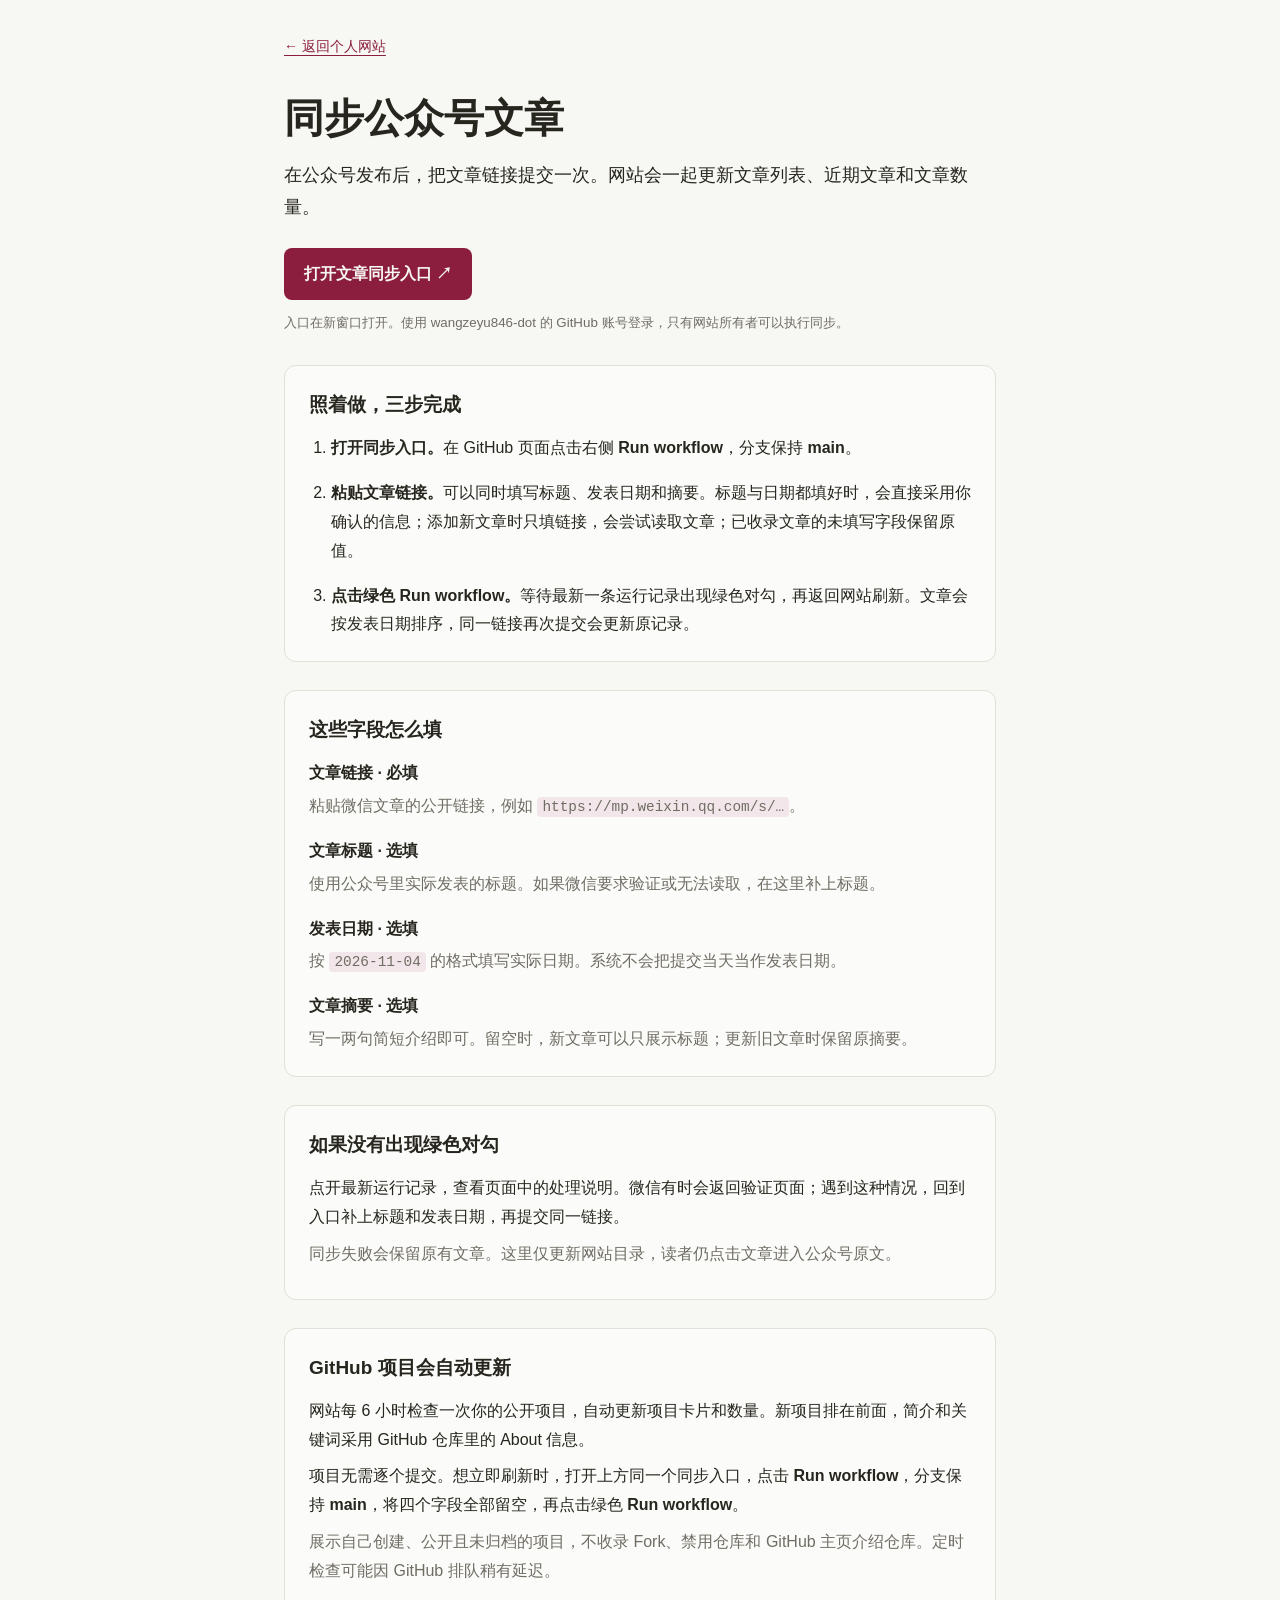
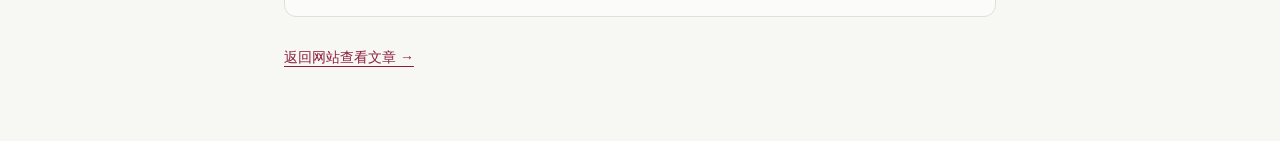
<file: manage.html>
<!doctype html>
<html lang="zh-CN">
<head>
<meta charset="utf-8">
<meta name="viewport" content="width=device-width,initial-scale=1">
<meta name="robots" content="noindex,nofollow">
<title>同步公众号文章 · 汪泽雨</title>
<link rel="icon" href="assets/favicon.svg" type="image/svg+xml">
<style>
:root{color-scheme:light dark;--bg:#f7f7f4;--card:#fbfbf9;--ink:#26251e;--muted:#6f6d64;--line:#e1dfd7;--accent:#8b1e3f;--soft:#f3e6ea}
@media(prefers-color-scheme:dark){:root{--bg:#16150f;--card:#1b1a15;--ink:#edebe3;--muted:#a29f94;--line:#302e27;--accent:#e07a95;--soft:#3a2029}}
*{box-sizing:border-box}body{margin:0;background:var(--bg);color:var(--ink);font:16px/1.8 -apple-system,BlinkMacSystemFont,"PingFang SC","Microsoft YaHei",sans-serif}.wrap{max-width:760px;margin:auto;padding:32px 24px 64px}a{color:var(--accent);text-underline-offset:4px}a:focus-visible{outline:3px solid var(--accent);outline-offset:5px}.back{font-size:14px}h1{font:600 clamp(28px,6vw,40px)/1.3 Georgia,"Songti SC",serif;margin:32px 0 14px}.intro{font-size:18px;margin:0 0 24px}.muted,small{color:var(--muted)}.button{display:inline-block;padding:12px 20px;border-radius:8px;background:var(--accent);color:var(--bg);font-weight:600;text-decoration:none}.card{margin-top:28px;padding:22px 24px;border:1px solid var(--line);border-radius:12px;background:var(--card)}h2{font-size:19px;margin:0 0 12px}ol{padding-left:22px;margin:0}li+li{margin-top:16px}p{margin:8px 0}dl{margin:0}dt{font-weight:600;margin-top:16px}dt:first-child{margin-top:0}dd{margin:4px 0 0;color:var(--muted)}code{font-family:ui-monospace,SFMono-Regular,monospace;font-size:.9em;padding:2px 5px;background:var(--soft);border-radius:4px;overflow-wrap:anywhere}.foot{margin-top:28px;font-size:14px}@media(max-width:480px){.wrap{padding:24px 18px 48px}.card{padding:18px}.button{display:block;text-align:center}}
</style>
</head>
<body><main class="wrap">
<a class="back" href="./">← 返回个人网站</a>
<h1>同步公众号文章</h1>
<p class="intro">在公众号发布后，把文章链接提交一次。网站会一起更新文章列表、近期文章和文章数量。</p>
<p><a class="button" href="https://github.com/wangzeyu846-dot/wangzeyu846-dot.github.io/actions/workflows/sync-article.yml" target="_blank" rel="noopener noreferrer">打开文章同步入口 ↗</a></p>
<p class="muted"><small>入口在新窗口打开。使用 wangzeyu846-dot 的 GitHub 账号登录，只有网站所有者可以执行同步。</small></p>
<section class="card"><h2>照着做，三步完成</h2><ol>
<li><strong>打开同步入口。</strong>在 GitHub 页面点击右侧 <strong>Run workflow</strong>，分支保持 <strong>main</strong>。</li>
<li><strong>粘贴文章链接。</strong>可以同时填写标题、发表日期和摘要。标题与日期都填好时，会直接采用你确认的信息；添加新文章时只填链接，会尝试读取文章；已收录文章的未填写字段保留原值。</li>
<li><strong>点击绿色 Run workflow。</strong>等待最新一条运行记录出现绿色对勾，再返回网站刷新。文章会按发表日期排序，同一链接再次提交会更新原记录。</li>
</ol></section>
<section class="card"><h2>这些字段怎么填</h2><dl>
<dt>文章链接 · 必填</dt><dd>粘贴微信文章的公开链接，例如 <code>https://mp.weixin.qq.com/s/…</code>。</dd>
<dt>文章标题 · 选填</dt><dd>使用公众号里实际发表的标题。如果微信要求验证或无法读取，在这里补上标题。</dd>
<dt>发表日期 · 选填</dt><dd>按 <code>2026-11-04</code> 的格式填写实际日期。系统不会把提交当天当作发表日期。</dd>
<dt>文章摘要 · 选填</dt><dd>写一两句简短介绍即可。留空时，新文章可以只展示标题；更新旧文章时保留原摘要。</dd>
</dl></section>
<section class="card"><h2>如果没有出现绿色对勾</h2><p>点开最新运行记录，查看页面中的处理说明。微信有时会返回验证页面；遇到这种情况，回到入口补上标题和发表日期，再提交同一链接。</p><p class="muted">同步失败会保留原有文章。这里仅更新网站目录，读者仍点击文章进入公众号原文。</p></section>
<section class="card"><h2>GitHub 项目会自动更新</h2><p>网站每 6 小时检查一次你的公开项目，自动更新项目卡片和数量。新项目排在前面，简介和关键词采用 GitHub 仓库里的 About 信息。</p><p>项目无需逐个提交。想立即刷新时，打开上方同一个同步入口，点击 <strong>Run workflow</strong>，分支保持 <strong>main</strong>，将四个字段全部留空，再点击绿色 <strong>Run workflow</strong>。</p><p class="muted">展示自己创建、公开且未归档的项目，不收录 Fork、禁用仓库和 GitHub 主页介绍仓库。定时检查可能因 GitHub 排队稍有延迟。</p></section>
<p class="foot"><a href="./#writing">返回网站查看文章 →</a></p>
</main></body></html>
</file>
